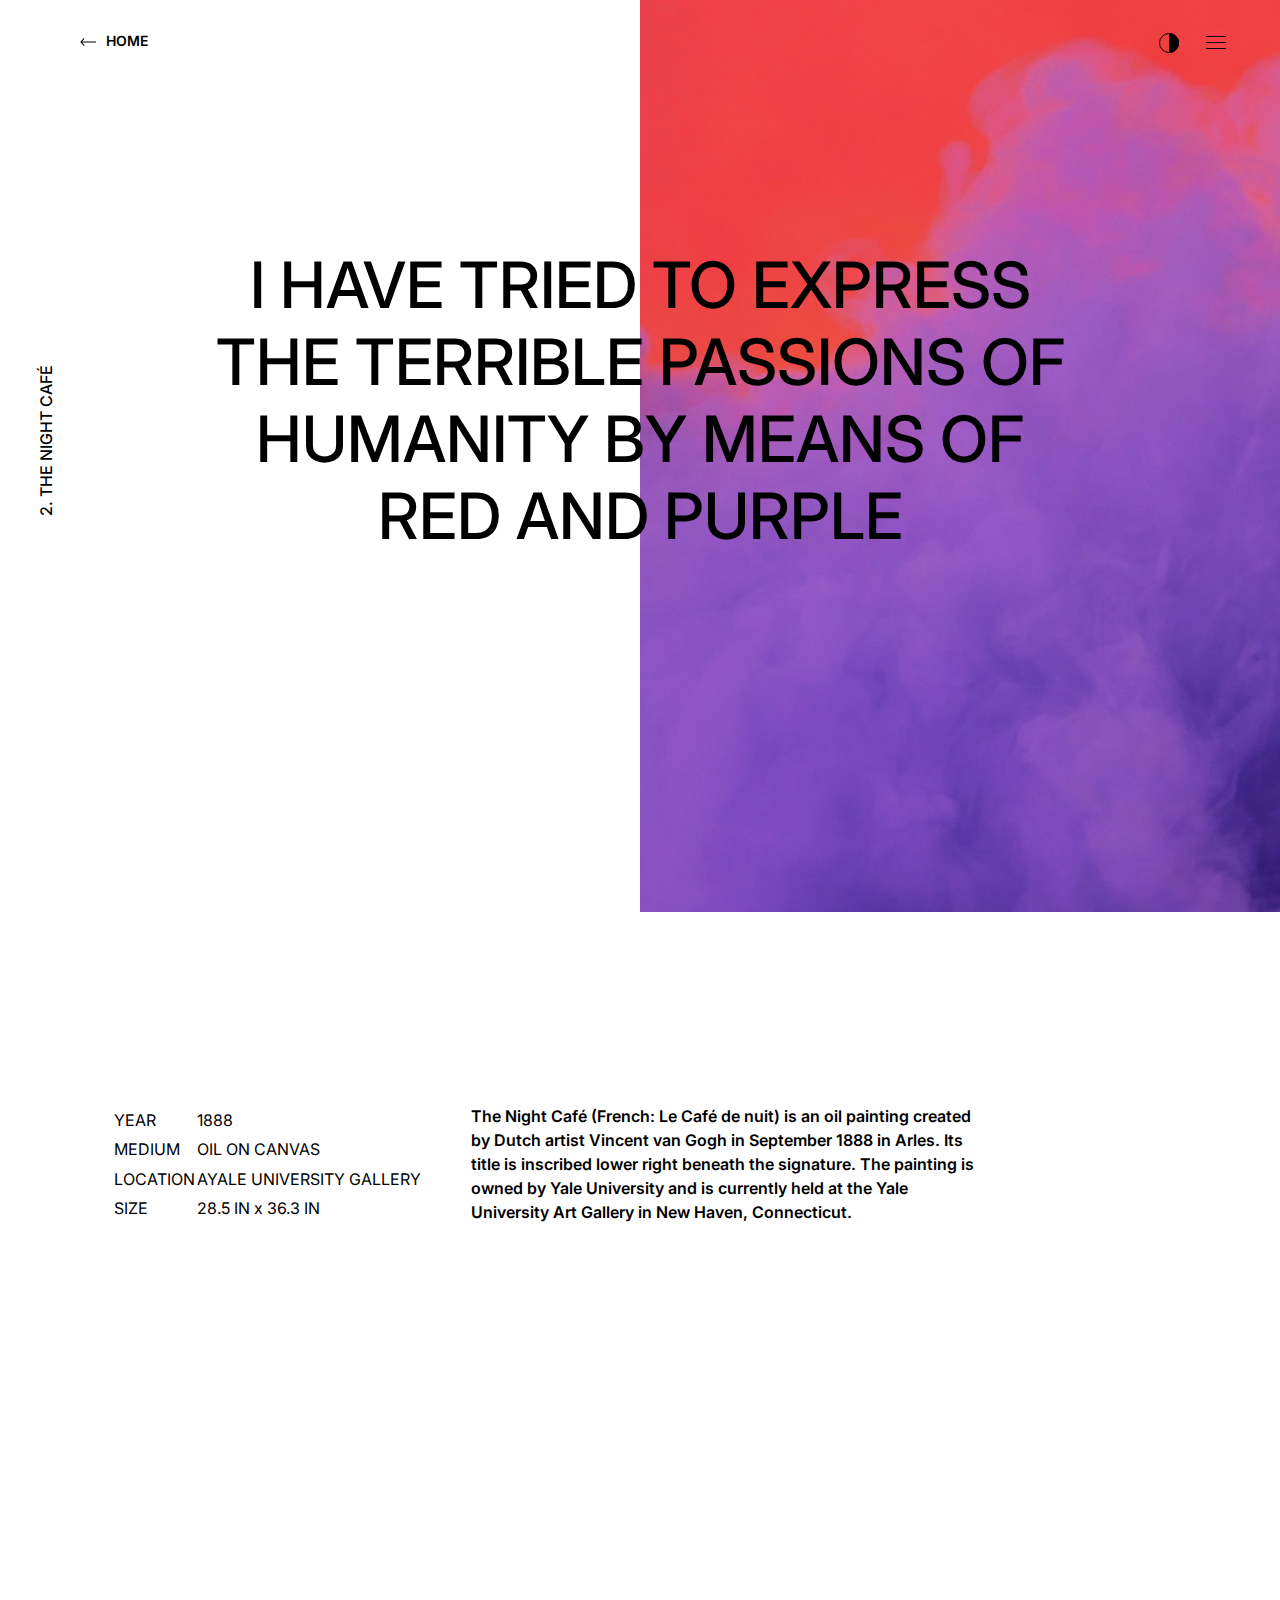
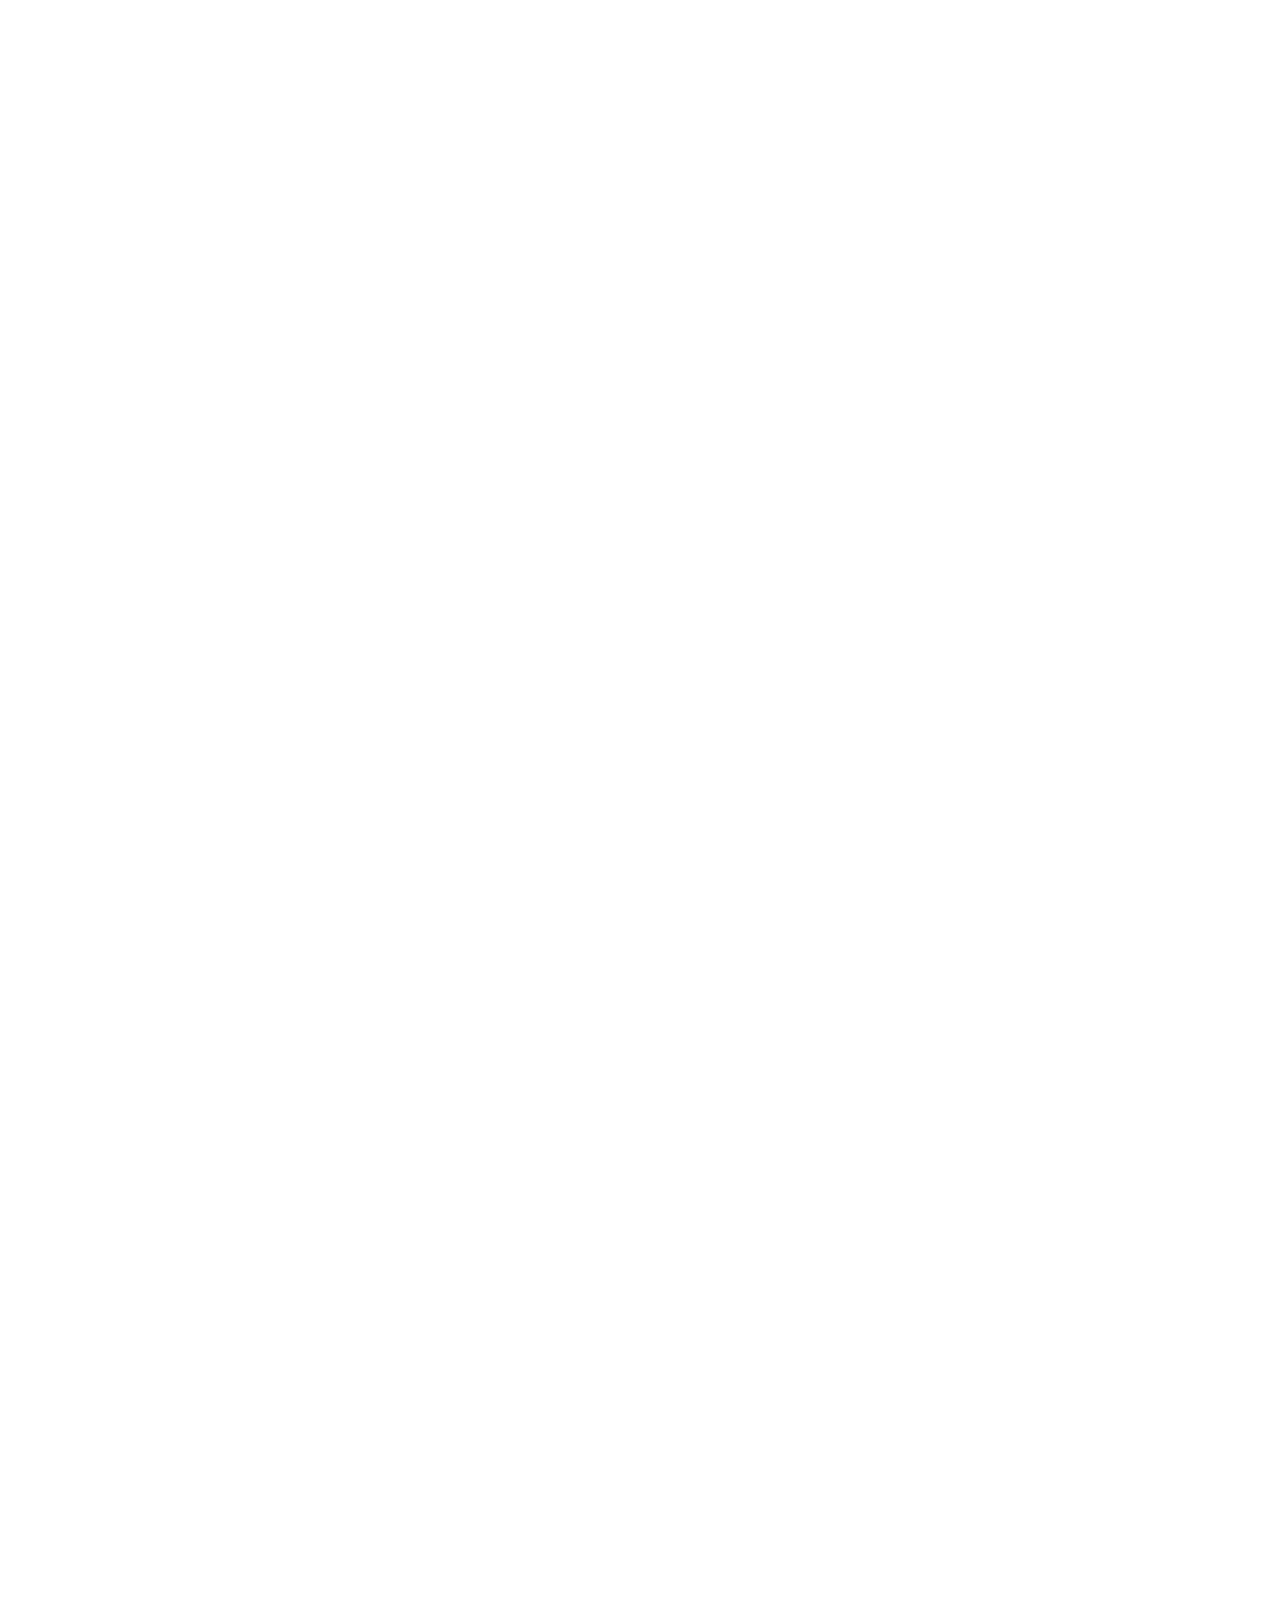
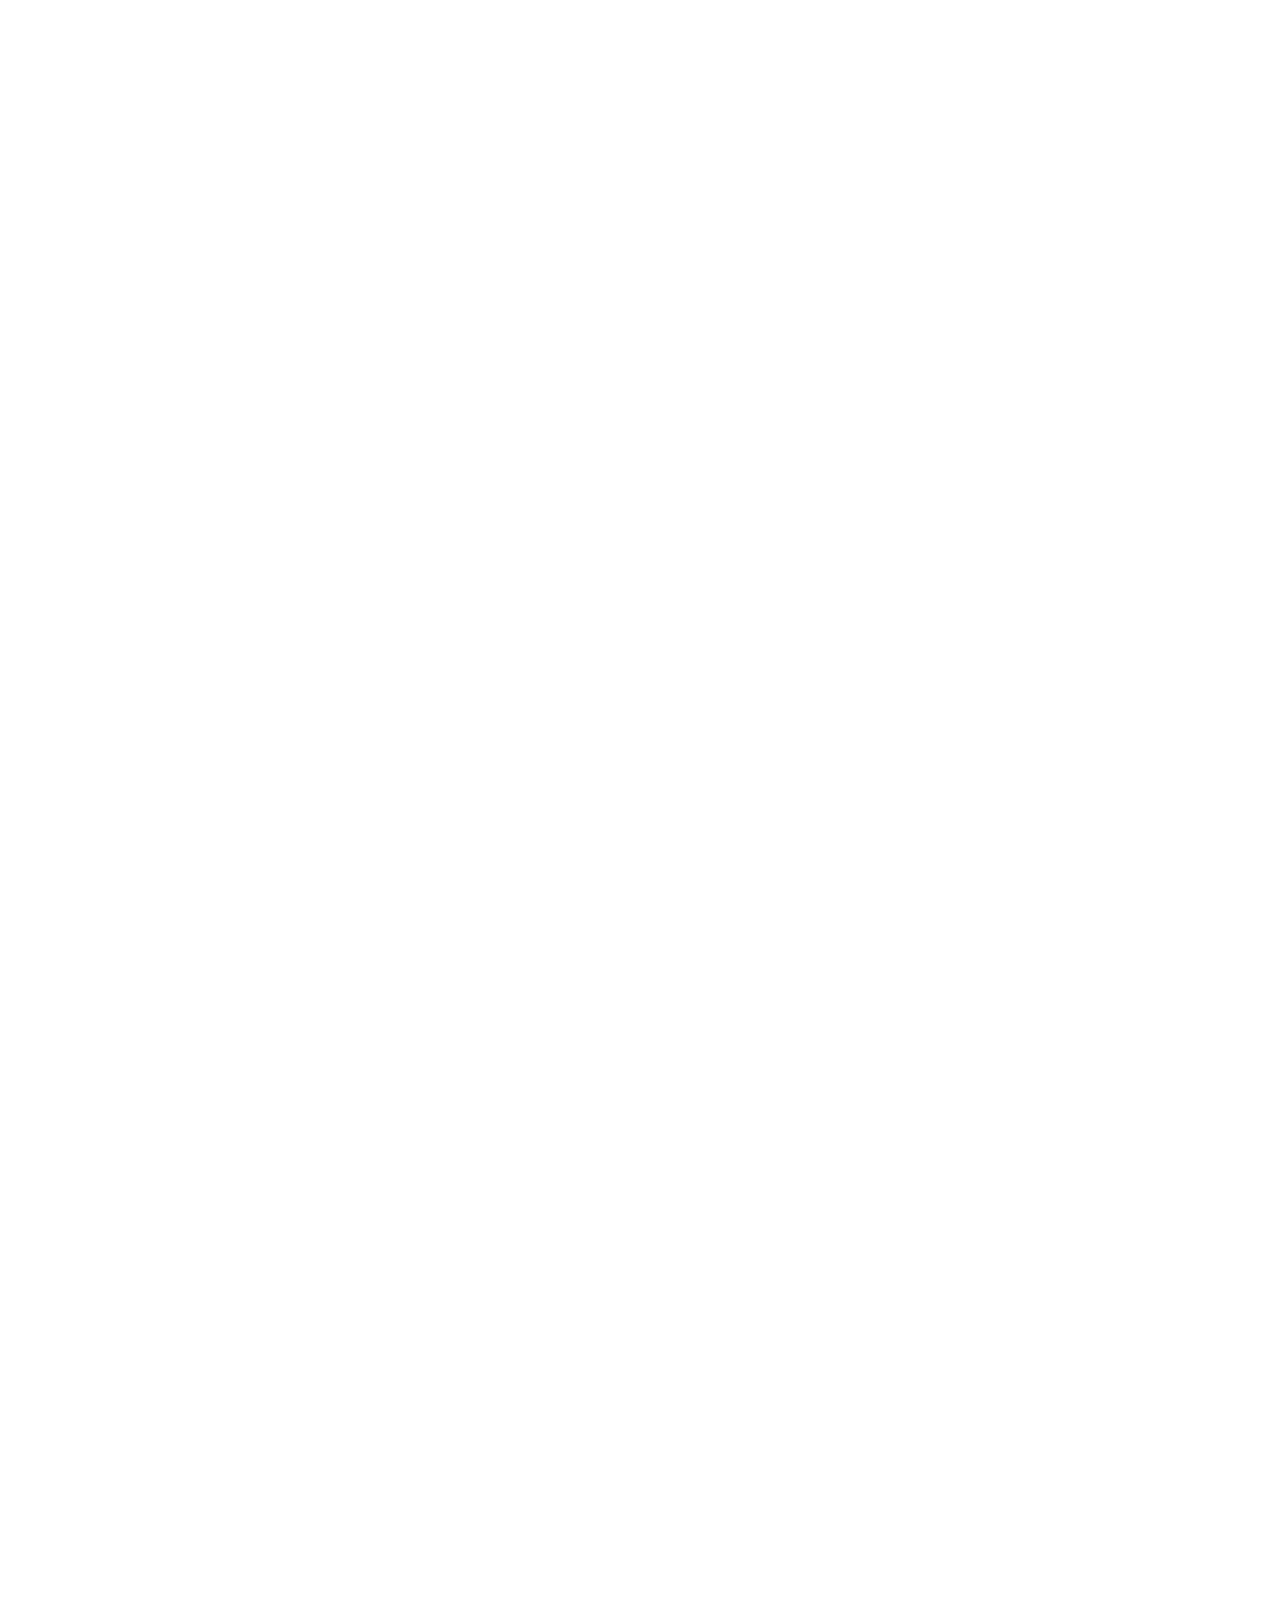
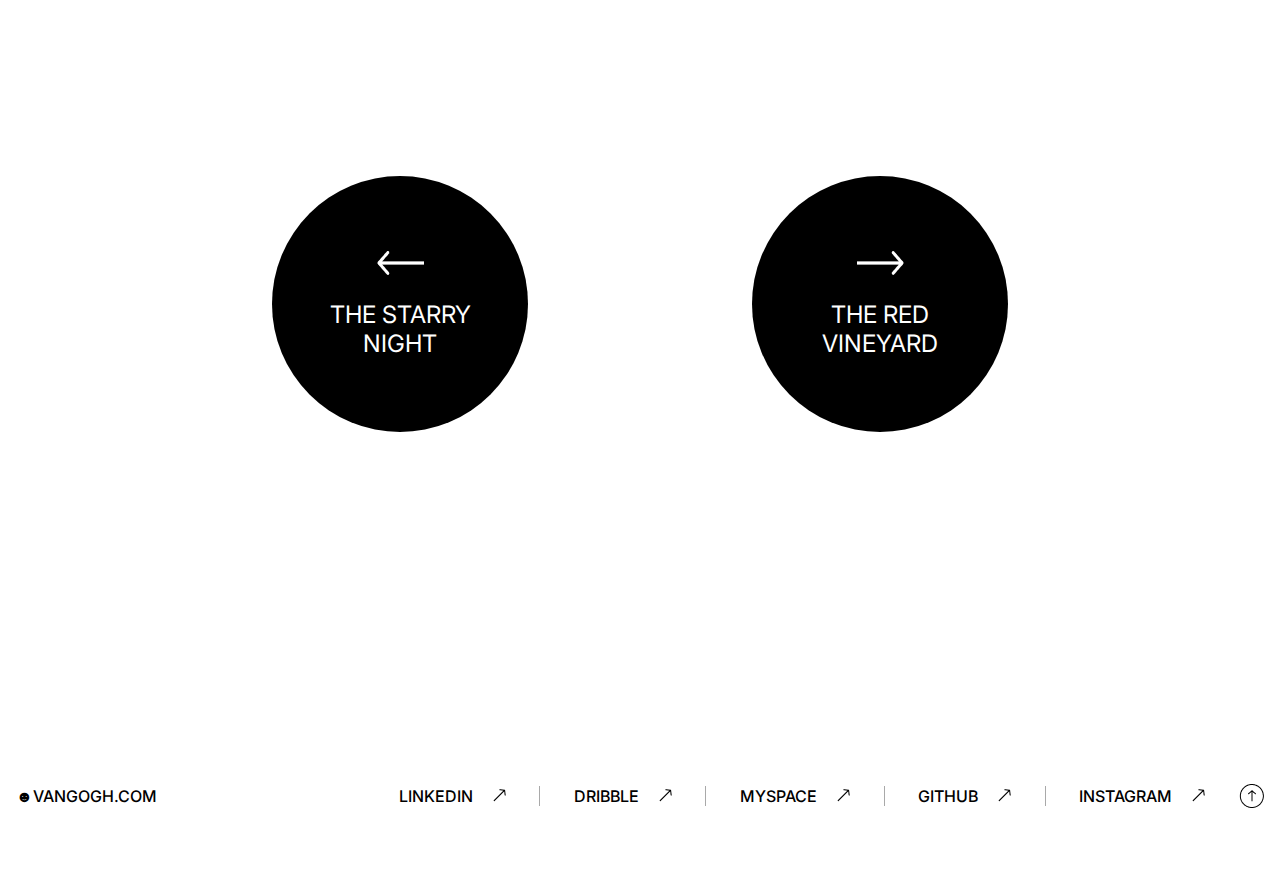
<file: index.html>
<!DOCTYPE html>
<html lang="en">
<head>
    <meta charset="UTF-8">
    <meta http-equiv="X-UA-Compatible" content="IE=edge">
    <meta name="viewport" content="width=device-width, initial-scale=1.0">
    <link rel="preconnect" href="https://fonts.gstatic.com">
    <link href="https://fonts.googleapis.com/css2?family=Inter:wght@100;200;300;400;500;600;700;800;900&display=swap" rel="stylesheet">
    <link href="https://unpkg.com/aos@2.3.1/dist/aos.css" rel="stylesheet">
    <link rel="stylesheet" href="./css/styles.css">
    <link rel="stylesheet" href="css/styles-mobile.css">
    <title>Document</title>
</head>
<body>
    <section class="banner-home">
        <div class="the-night-coffee">
            <a href="#">HOME</a>
            <div class="side-desc">
                <p> 2. THE NIGHT CAFÉ</p>
            </div>
        </div>
        <h1>I have tried to express the terrible passions of humanity by means of red and purple</h1>
        <div class="left-menu-button">
            <div class="menu-buttons">
                <img src="./assets/elipse-teste.svg" alt="elipse teste" class="elipse">
                <img src="./assets/menu-scroll-teste.svg" alt="exemplo botão de menuscroll">
            </div>
        </div>
    </section>
    <section class="text-information">
        <div class="content-information">
            <table>
                <tr>
                    <td class="title">YEAR</td>
                    <td class="value">1888</td>
                </tr>
                <tr>
                    <td class="title">MEDIUM</td>
                    <td class="value">OIL ON CANVAS</td>
                </tr>
                <tr>
                    <td class="title">LOCATION</td>
                    <td class="value">AYALE UNIVERSITY GALLERY</td>
                </tr>
                <tr>
                    <td class="title">SIZE</td>
                    <td class="value">28.5 IN x 36.3 IN</td>
                </tr>
            </table>
            <p class="text-info-content">
                The Night Café (French: Le Café de nuit) is an oil painting created by Dutch 
                artist Vincent van Gogh in September 1888 in Arles. 
                Its title is inscribed lower right beneath the signature. 
                The painting is owned by Yale University and is currently 
                held at the Yale University Art Gallery in New Haven, Connecticut.
            </p>
        </div>
    </section>
    <section class="figures-decoration">
        <div class="figure-content">
            <figure class="first-big-figure" data-aos="fade-left">
                <img src="./assets/splash-figure-1-teste.png" alt="arte abstrata">
            </figure>
            <div class="mini-figures">
                <figure class="first-mini-figure" data-aos="fade-left">
                    <img src="./assets/splash-minifigure1-teste.png" alt="arte abstrata">
                    <figcaption class="legenda-figure">
                        The interior depicted is the Café de 
                        la Gare, 30 Place Lamartine, run by Joseph Ginoux and his wife Marie, who in November 1888 posed for Van Gogh's and Gauguin's Arlésienne; a bit later, 
                        Joseph Ginoux evidently posed for both artists.
                    </figcaption>
                </figure>
                <figure class="second-mini-figure" data-aos="fade-right">
                    <img src="./assets/splash-minifigure2-teste.png" alt="arte abstrata">
                </figure>
            </div>
            <figure class="second-big-figure" data-aos="fade-left">
                <img src="./assets/splash-figure-2-teste.png" alt="arte abstrata">
                <figcaption>he Night Café (French: Le Café de nuit) is an oil 
                    painting created by Dutch artist Vincent van Gogh in September 
                    1888 in Arles.
                    [1] Its title is inscribed lower right beneath the signature. 
                    The painting is owned by Yale University and is 
                    currently held at the Yale University Art Gallery in New Haven, 
                    Connecticut.
                </figcaption>
            </figure>
            <figure class="third-big-figure" data-aos="fade-up">
                <img src="./assets/splash-figure-3-teste.png" alt="arte abstrata">
            </figure>
        </div>
    </section>
    <section class="page-navigation">
        <div class="container-navigation">
            <div class="action prev">
                <img src="./assets/Arrow-left.png" alt="arte abstrata">
                <h3 class="action-title"> THE STARRY NIGHT </h3>
            </div>
            <div class="action next">
                <img src="./assets/Arrow-right.png" alt="arte abstrata">
                <h3 class="action-title">THE RED VINEYARD</h3>
            </div>
        </div>
    </section>
    <footer class="main-footer">
        <nav class="footer-social-media">
            <a href="" class="vangogh">☻VANGOGH.COM</a>
            <div class="social-media-options"> 
                <a href="#">LINKEDIN <img src="./assets/Arrow-up.png" alt="link para o Linkedin"></a>
                <a href="#">DRIBBLE <img src="./assets/Arrow-up.png" alt="link para o Dribble"></a>
                <a href="#">MYSPACE <img src="./assets/Arrow-up.png" alt="link para o Myspace"></a>
                <a href="#">GITHUB <img src="./assets/Arrow-up.png" alt="link para o Github"></a>
                <a href="#">INSTAGRAM <img src="./assets/Arrow-up.png" alt="link para Instagra"></a>
                <img src="./assets/info.png" alt="" class="info" alt="flecha de navegação">
            </div>
        </nav>
    </footer>
    <script src="https://unpkg.com/aos@2.3.1/dist/aos.js"></script>
    <script>
        AOS.init();
    </script>
</body>
</html>
</file>
<file: css/styles.css>
*{
    margin: 0;
    box-sizing: border-box;
    padding: 0;
}
body{
    font-family: Inter, sans-serif;
}

/*  banner and title */
.banner-home{
    display: flex;
    position: relative;
    height: 57rem;
}

.banner-home .the-night-coffee{
    width: 50%;
    display: flex;
}

.banner-home .the-night-coffee a{
    text-decoration: none;
    color: black;
    display: inline-block;
    margin-left: 5rem;
    margin-top: 2rem;
    font-size: 14px;
    font-weight: 600;
}

.banner-home .the-night-coffee a::before {
    content: url('../../assets/arrow.png');
    font-size: 12px;
    font-weight: 900;
    margin-right: 10px;
    margin-bottom: 3px;
}

.banner-home .the-night-coffee .side-desc{
    align-self: center;
    transform: translateX(-7rem) translateY(-1rem);
}

.banner-home .the-night-coffee p{
    writing-mode: vertical-rl;
    transform: rotate(180deg);
    text-align: right;
    font-weight: 500;
    font-size: 16px;
}

.banner-home h1{
    text-transform: uppercase;
    position: absolute;
    margin-left: auto;
    margin-right: auto;
    left: 0;
    right: 0;
    text-align: center;
    font-size: 64px;
    font-weight: 500;
    max-width: 56rem;
    top: 27%;
}

.banner-home .left-menu-button{
    background-image: url('../assets/splash-banner-teste.png');
    width: 50%;
    background-size: cover;
    display: flex;
    justify-content: flex-end;
}

.banner-home .left-menu-button .menu-buttons{
    margin-right: 3rem;
    margin-top: 1.7rem;
}

.banner-home .left-menu-button .menu-buttons .elipse{
    margin-right: 0.7rem;
}




.text-information .content-information{
    display: flex;
    margin-left: 7rem;
    margin-top: 12rem;
}

.text-information .content-information .text-info-content{
    font-weight: 500;
    max-width: 26.5rem;
    margin-top: 0;
    font-size: 16px;
    max-width: 32rem;
    margin-left: 3rem;
    font-weight: 600;
    line-height: 1.5rem;
}




.figures-decoration{
    overflow: hidden;
}

.figures-decoration .figure-content{
    margin-top: 12rem;
}

.figures-decoration .figure-content .first-big-figure img{
    border-radius: 1rem;
    display: block;
    margin: 0 auto;
}

.figures-decoration .mini-figures{
    display: flex;
    justify-content: center;
    margin-right: 5.4rem;
}

.figures-decoration .mini-figures .first-mini-figure{
    display: flex;
    flex-direction: column;
    justify-content: flex-end;
    align-items: flex-end;
    margin-top: 5rem;
}

.figures-decoration .mini-figures .first-mini-figure img{
    border-radius: 1rem;
}

.figures-decoration .mini-figures .first-mini-figure figcaption{
    font-size: 25px;
    font-weight: 500;
    text-transform: uppercase;
    max-width: 23rem;
    margin-top: 9rem;
    font-weight: 600;
}

.figures-decoration .mini-figures .second-mini-figure{
    margin: 0;
    margin-top: 11rem;
    margin-right: 3.7rem;
    padding-left: 5.5rem;
}

.figures-decoration .mini-figures .second-mini-figure img{
    border-radius: 1rem;
}

.figures-decoration .figure-content .second-big-figure {
    display: flex;
    flex-direction: column;
    justify-content: center;
    align-items: center;
    margin-top: 7rem;
}

.figures-decoration .figure-content .second-big-figure img{
    border-radius: 1rem;
}

.figures-decoration .figure-content .second-big-figure figcaption{
    font-size: 25px;
    font-weight: 500;
    text-transform: uppercase;
    max-width: 47rem;
    margin-top: 9rem;
    align-self: center;
    margin-left: 17rem;
    padding: 0 2rem;
    font-weight: 600;
}

.figures-decoration .figure-content .third-big-figure{
    margin-top: 9rem;
    margin-right: 0;
    margin-left: 0;
}

.figures-decoration .figure-content .third-big-figure img{
    display: block;
    margin: 0 auto;
    border-radius: 1rem;
}




.page-navigation {
    display: flex;
    justify-content: center;
    align-items: center;
    padding: 16rem 0;
}

.page-navigation .container-navigation {
    display: flex;
    width: 100%;
    max-width: 736px;
    justify-content: space-between;
}

.page-navigation .container-navigation .action{
    position: relative;
    border-radius: 50%;
    background-color: black;
    color: white;
    display: flex;
    flex-direction: column;
    justify-content: center;
    align-items: center;
    height: 256px;
    width: 256px;
    transition: all 0.4s;
    cursor: pointer;
    overflow: hidden;
}

.page-navigation .container-navigation .action::after {
    content: "";
    position: absolute;
    left: 0;
    top: 0;
    width: 100%;
    height: 100%;
    background-image: url('../assets/splash-banner-teste.png');
    background-size: cover;
    opacity: 0;
    transition: all .4s;
}

.page-navigation .container-navigation .action:hover{
    transform: translateY(-2rem);
}

.page-navigation .container-navigation .action.prev:hover img {
    transform: translateX(-10px);
}

.page-navigation .container-navigation .action img {
    z-index: 1;
    transition: all .4s;
}

.page-navigation .container-navigation .action.next:hover img {
    transform: translateX(10px);
}

.page-navigation .container-navigation .action:hover::after {
    opacity: 1;
}

.page-navigation .container-navigation .action .action-title{
    max-width: 11rem;
    text-align: center;
    font-size: 24px;
    font-weight: 400;
    margin-top: 25px;
    z-index: 1;
}




.main-footer{
    display: flex;
    justify-content: center;
    align-items: center;
}

.main-footer .footer-social-media{
    display: flex;
    justify-content: space-between;
    align-items: center;
    width: 80rem;
    margin-top: 5rem;
    margin-bottom: 4rem;
    padding: 1rem;
}

.main-footer .footer-social-media .vangogh{
    text-decoration: none;
    color: black;
    font-weight: 500;
}

.main-footer .footer-social-media .social-media-options{
    display: flex;
    justify-content: center;
    align-items: center;
    flex-wrap: wrap;
}

.main-footer .footer-social-media .social-media-options a{
    text-decoration: none;
    padding: 0rem 2.1rem;
    border: 0px 1px solid black;
    border-right: 1px solid darkgrey;
    color: black;
    font-weight: 500;
}

.main-footer .footer-social-media .social-media-options a img{
    margin-left: 1rem;
}

.main-footer .footer-social-media .social-media-options a:nth-child(5){
    border-right: 0;
}
</file>
<file: css/styles-mobile.css>
/* media screen */
@media (max-width: 1100px){
    .banner-home{
        height: 28rem;
    }
    
    .banner-home .the-night-coffee .side-desc{
        transform: translateX(-7rem) translateY(0rem)
    }

    .banner-home h1{
        font-size: 39px;
        max-width: 35rem;
        top: 20%;
        padding: 0rem 1rem;
    }

    .text-information{
        display: flex;
        justify-content: center;
        align-items: center;
    }
    
    .text-information .content-information{
        flex-direction: column;
        justify-content: center;
        align-items: center;
        margin-left: 0;
        padding: 1.3rem;
        margin-top: 7rem;
    }
    
    .text-information .content-information table{
        width: 0;
        margin: 0 auto;
    }
    
    .text-information .content-information table tr .value{
        text-align: left;
        font-size: 0.9rem;
        max-width: 12rem;
        padding: 0 1rem;
    }
    
    .text-information .content-information .text-info-content{
        text-align: center;
        margin-left: 0;
        margin-top: 1.5rem;
    }


    .figures-decoration .figure-content .first-big-figure {
        margin: 0;
    }

    .figures-decoration .figure-content .first-big-figure img{
        max-width: 30rem;
    }
    
    .figures-decoration .mini-figures{
        margin-right: 0;
        flex-direction: column;
        align-items: center;
        margin-top: 10rem;
    }
    
    .figures-decoration .mini-figures .first-mini-figure{
        display: flex;
        justify-content: center;
        align-items: center;
        text-align: center;
        margin: 0;
    }
    
    .figures-decoration .mini-figures .first-mini-figure figcaption{
        margin-top: 3rem;
        font-size: 20px;
    }
    
    .figures-decoration .mini-figures .second-mini-figure{
        margin: 0;
        padding: 0;
        margin-top: 8rem;
    }
    
    .figures-decoration .figure-content .second-big-figure img{
        max-width: 22rem;
    }
    
    .figures-decoration .figure-content .second-big-figure figcaption{
        margin-left: 0;
        text-align: center;
        font-size: 20px;
        margin-top: 2rem;
    }
    
    .figures-decoration .figure-content .third-big-figure img{
        max-width: 22rem;
    }


    .page-navigation{
        padding: 3rem 0;
    }

    .page-navigation .container-navigation {
        width: 20rem;
        margin-top: 3rem;
    }

    .page-navigation .container-navigation .action{
        max-width: 9rem;
        height: 9.1rem;
    }

    .page-navigation .container-navigation .action img{
        max-width: 5rem;
    }

    .page-navigation .container-navigation .action .action-title{
        font-size: 0.9rem;
        margin: 0;
        max-width: 4.2rem;
        text-align: center;
        margin-top: 0.4rem;
    }
}


@media (max-width: 1023px){
    /* footer menu */
    .main-footer{
        overflow: hidden;
    }

    .main-footer .footer-social-media{
        flex-direction: column;
    }

    .main-footer .footer-social-media .social-media-options{
        margin-top: 2rem;
    }
    .main-footer .footer-social-media .social-media-options a {
        margin-top: 1rem;
    }

    .main-footer .footer-social-media .social-media-options a + a{
        margin-top: 1rem;
    }

    .main-footer .footer-social-media .social-media-options img{
        margin-top: 1rem;
    }
}


/* menor que tablet */
@media (max-width: 767px){
    
    /*  banner and title */ 
    .banner-home h1{
        font-size: 26px;
        max-width: 22rem;
    }
    
}





@media (max-width: 549px){
    .banner-home .the-night-coffee .side-desc{
        transform: translateX(-4rem) translateY(8rem);
    }
    .banner-home .the-night-coffee a{
        margin-left: 1.9rem;
    }
    .banner-home .left-menu-button .menu-buttons{
        margin-right: 1rem;
    }

    
    .text-information .content-information table{
        width: 0;
        text-align: left;
    }

    
    .figures-decoration img{
        max-width: 14rem !important;
    }

    .figures-decoration .figure-content{
        margin-top: 4rem;
    }

    .figures-decoration .mini-figures{
        margin-top: 5rem;
    }
    
    .figures-decoration .mini-figures .first-mini-figure figcaption{
        font-size: 17px;
        margin-top: 1rem;
        max-width: 16rem;
    }
    
    .figures-decoration .mini-figures .second-mini-figure{
        margin-top: 6rem;
    }
    
    .figures-decoration .figure-content .second-big-figure figcaption{
        font-size: 17px;
    }

    
    .page-navigation .container-navigation {
        margin-top: 1rem;
        flex-direction: column;
        justify-content: center;
        align-items: center;
    }

    .page-navigation .container-navigation .action.next{
        margin-top: 1rem;
    }

    .page-navigation .container-navigation .action:hover {
        transform: unset;
    }
}


/* galaxy fold */
@media (max-width: 313px){
    .banner-home .the-night-coffee .side-desc{
        transform: translateX(-3rem) translateY(8rem);
    }

    .banner-home .the-night-coffee a{
        margin-left: 0.5rem;
    } 
}
</file>
